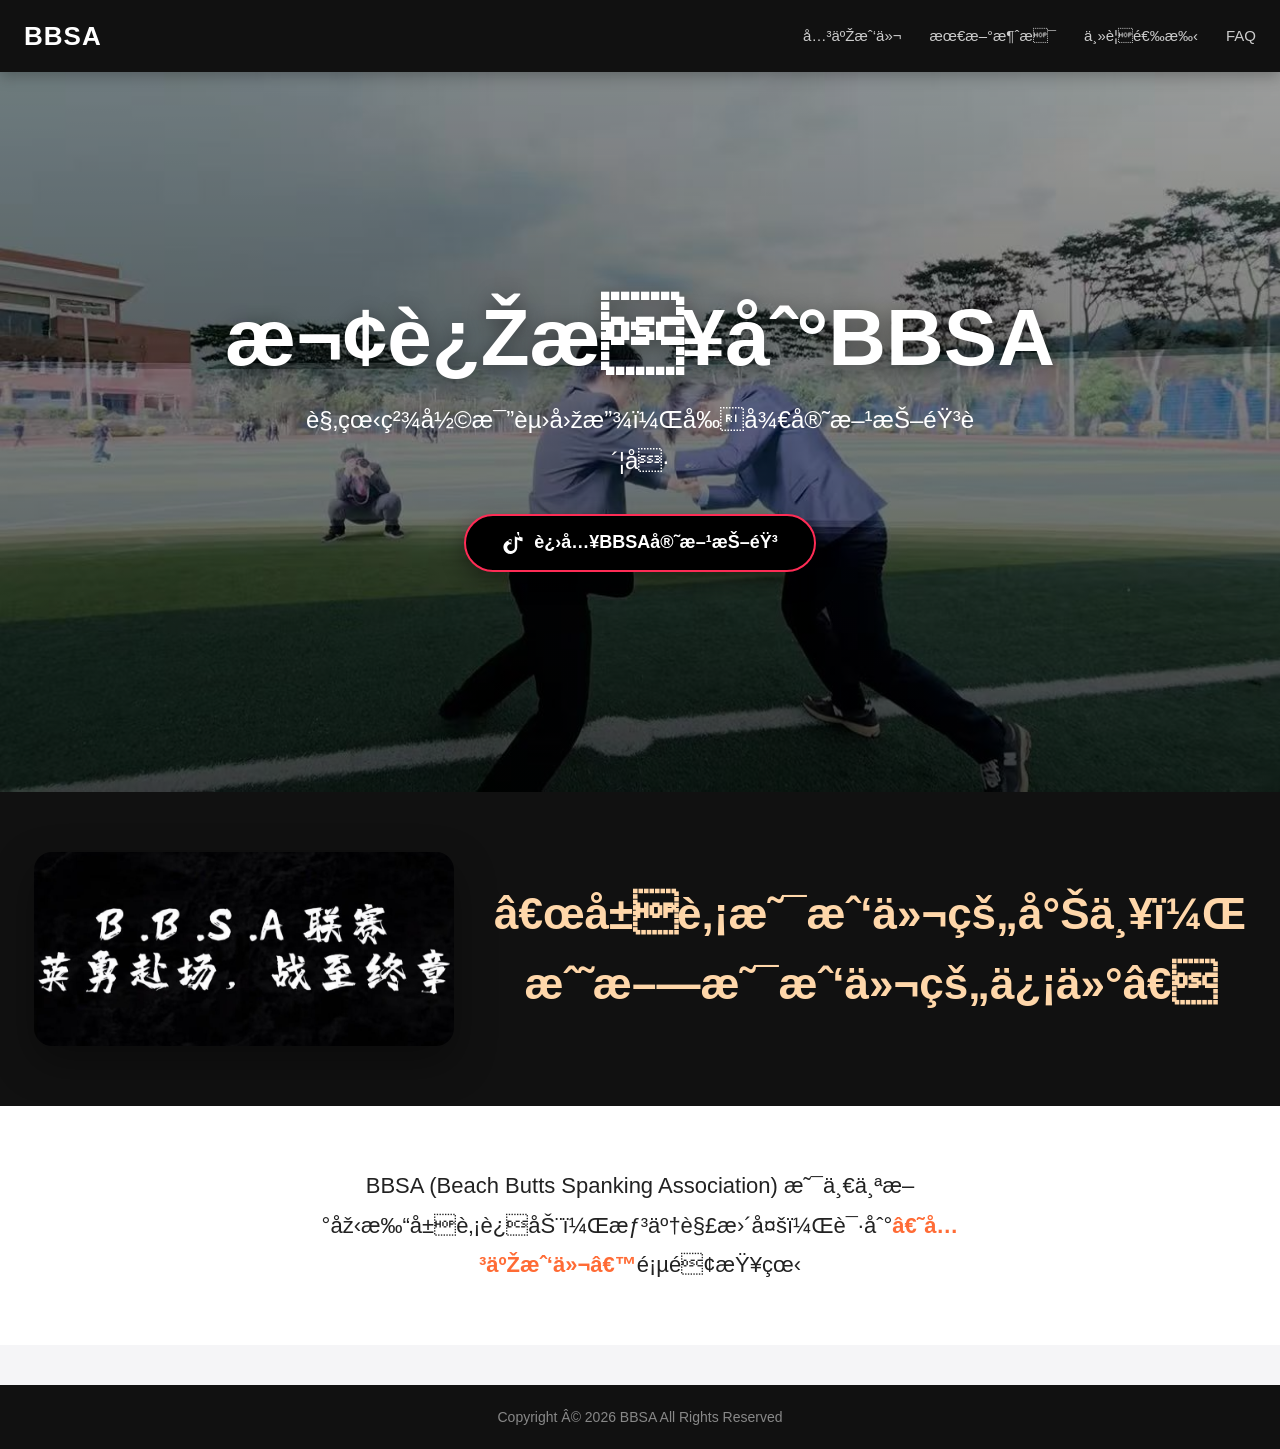
<file: index.html>
<!DOCTYPE html>
<html lang="zh‑Hants">
<head>
    <meta charset="UTF‑8">
    <meta name="viewport" content="width=device‑width, initial‑scale=1.0">
    <title>BBSA</title>
    <link rel="stylesheet" href="css/global.css">
    <link rel="stylesheet" href="css/style.css">
</head>
<body>
    <header class="site-header">
        <a href="index.html" class="logo">BBSA </a>
        <nav>
            <ul>
                <li><a href="about_us.html">关于我们</a></li>
                <li><a href="news.html">最新消息</a></li>
                <li><a href="candidate.html">主要选手</a></li>
                <li><a href="faq.html">FAQ</a></li>
            </ul>
        </nav>
    </header>

    <main>
    <section class="welcome">
    <h2>欢迎来到BBSA</h2>
    <p>观看精彩比赛回放，前往官方抖音账号</p>
    <a href="https://www.douyin.com/user/MS4wLjABAAAA2RzLc6np1IYtdWImUWP3WMnd0KTng4t94TkCcsCgULG1THLrDW8ZELaDZhdgAVwy?from_tab_name=main" target="_blank" rel="noopener noreferrer" class="douyin-btn">
        <svg width="22" height="22" viewBox="0 0 24 24" fill="currentColor">
            <path d="M12.525.02c1.31-.02 2.61-.01 3.91-.02.08 1.53.63 3.09 1.75 4.17 1.12 1.11 2.7 1.62 4.24 1.79v4.03c-1.44-.05-2.89-.35-4.2-.97-.57-.26-1.1-.59-1.62-.93-.01 2.92.01 5.84-.02 8.75-.08 1.4-.54 2.79-1.35 3.94-1.31 1.92-3.58 3.17-5.91 3.21-1.43.08-2.86-.31-4.08-1.03-2.02-1.19-3.44-3.37-3.65-5.71-.02-.5-.03-1-.01-1.49.18-1.9 1.12-3.72 2.58-4.96 1.66-1.44 3.98-2.13 6.15-1.72.02 1.48-.04 2.96-.04 4.44-.99-.32-2.15-.23-3.02.37-.63.41-1.11 1.04-1.36 1.75-.21.51-.15 1.07-.14 1.61.24 1.4 1.32 2.63 2.5 3.13 1.42.51 3 .35 4.01-.35 1.1-.72 1.72-2.04 1.72-3.26.01-4.09-.01-8.18-.02-12.27 1.42.9 3.01 1.53 4.69 1.76V.03c-1.52 0-3.04.01-4.56-.02-.96-.02-1.83-.42-2.53-1.04-.26-.22-.49-.47-.67-.76zM9 7.5c-1.1 0-2 .9-2 2s.9 2 2 2 2-.9 2-2-.9-2-2-2z"/>
        </svg>
        进入BBSA官方抖音
    </a>
    </section>


        <section class="slogan">
            <img src="images/slogan.jpg" alt="BBSA Slogan">
            <p><strong>“屁股是我们的尊严，<br>战斗是我们的信仰”</strong></p>
        </section>

        <section class="introduction">
            <p>BBSA (Beach Butts Spanking Association) 是一个新型打屁股运动，想了解更多，请到<a href="about_us.html">‘关于我们’</a>页面查看</p>
        </section>
    </main>

    <footer class="site-footer">
        <p>Copyright © 2026 BBSA All Rights Reserved</p>
    </footer>
</body>
</html>
</file>
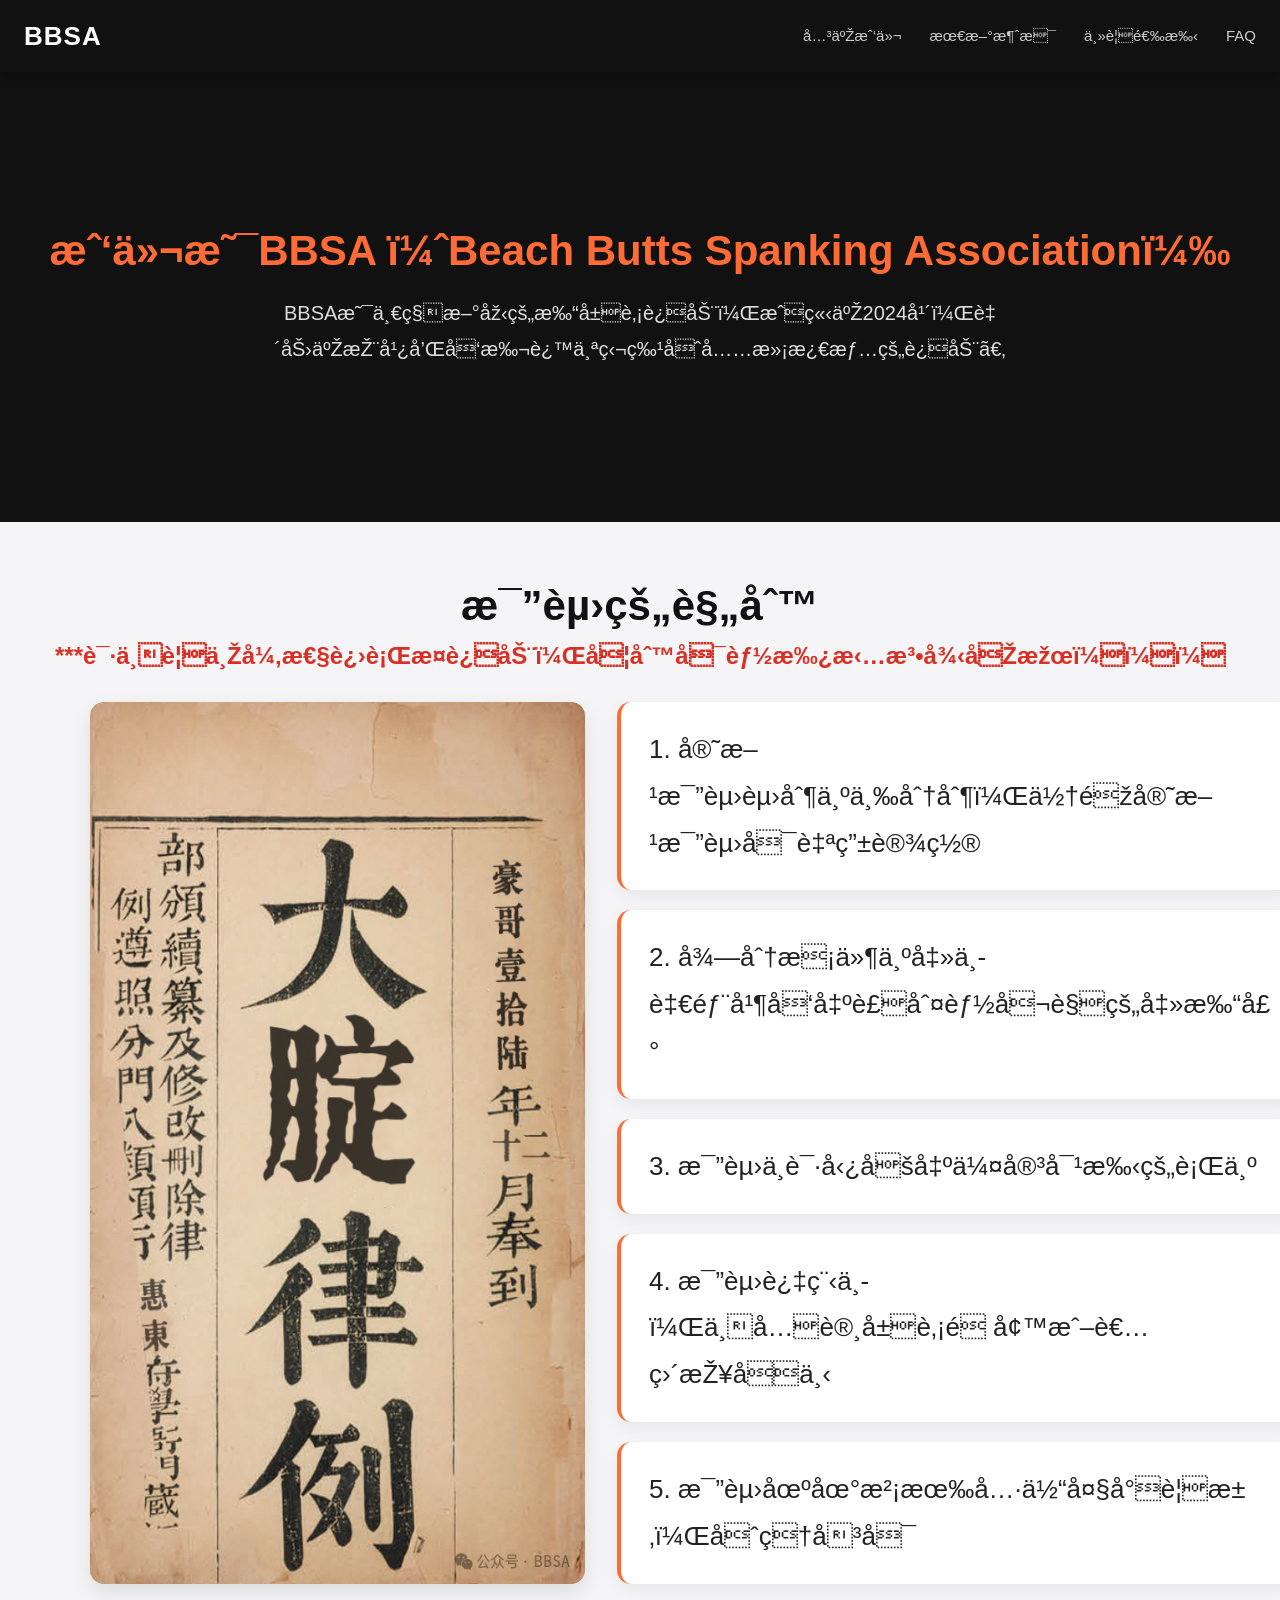
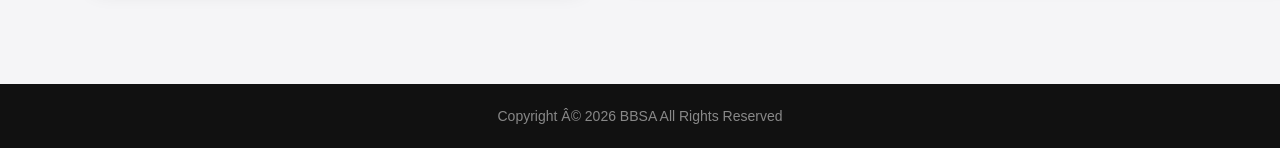
<file: about_us.html>
<!DOCTYPE html>
<html lang="zh‑Hants">
<head>
    <meta charset="UTF‑8">
    <meta name="viewport" content="width=device‑width, initial‑scale=1.0">
    <title>关于我们</title>
    <link rel="stylesheet" href="css/global.css">
    <link rel="stylesheet" href="css/about_us.css">
</head>
<body>
    <header class="site-header">
        <a href="index.html" class="logo">BBSA </a>
        <nav>
            <ul>
                <li><a href="about_us.html">关于我们</a></li>
                <li><a href="news.html">最新消息</a></li>
                <li><a href="candidate.html">主要选手</a></li>
                <li><a href="faq.html">FAQ</a></li>
            </ul>
        </nav>
    </header>

    <main>
        <section class="us">
            <h2>我们是BBSA （Beach Butts Spanking Association） </h2>
            <p>BBSA是一种新型的打屁股运动，成立于2024年，致力于推广和发扬这个独特又充满激情的运动。</p>
        </section>

        <section class="rules">
        <h1>比赛的规则</h1>
        <h2>***请不要与异性进行此运动，否则可能承担法律后果！！！</h2>
        <div class="rules-wrap">
        <img src="images/rules.png" alt="比赛规则图示">
        <div class="rule-list">
            <p>1. 官方比赛赛制为三分制，但非官方比赛可自由设置</p>
            <p>2. 得分条件为击中臀部并发出裁判能听见的击打声</p>
            <p>3. 比赛中请勿做出伤害对手的行为</p>
            <p>4. 比赛过程中，不允许屁股靠墙或者直接坐下</p>
            <p>5. 比赛场地没有具体大小要求，合理即可</p>
        </div>
        </div>
</section>

    </main>

    <footer class="site-footer">
        <p>Copyright © 2026 BBSA All Rights Reserved</p>
    </footer>
</body>
</html>
</file>
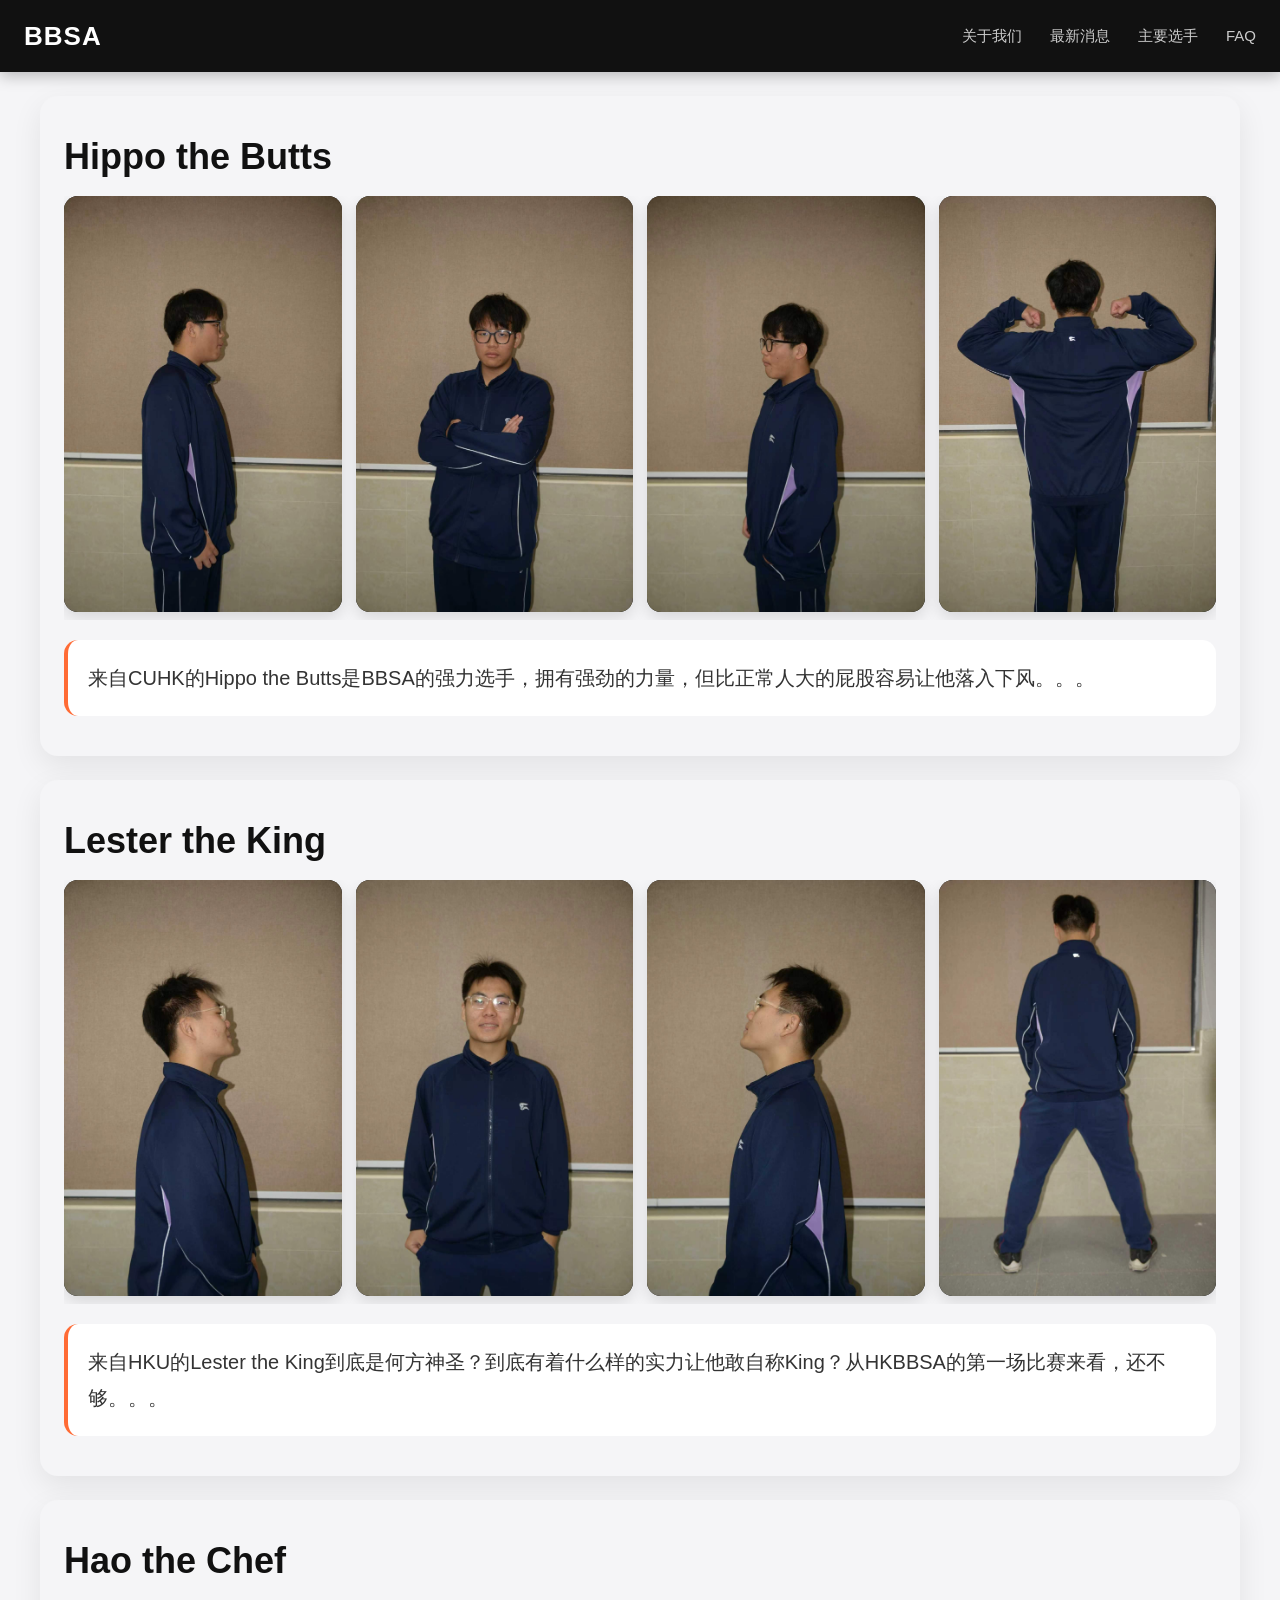
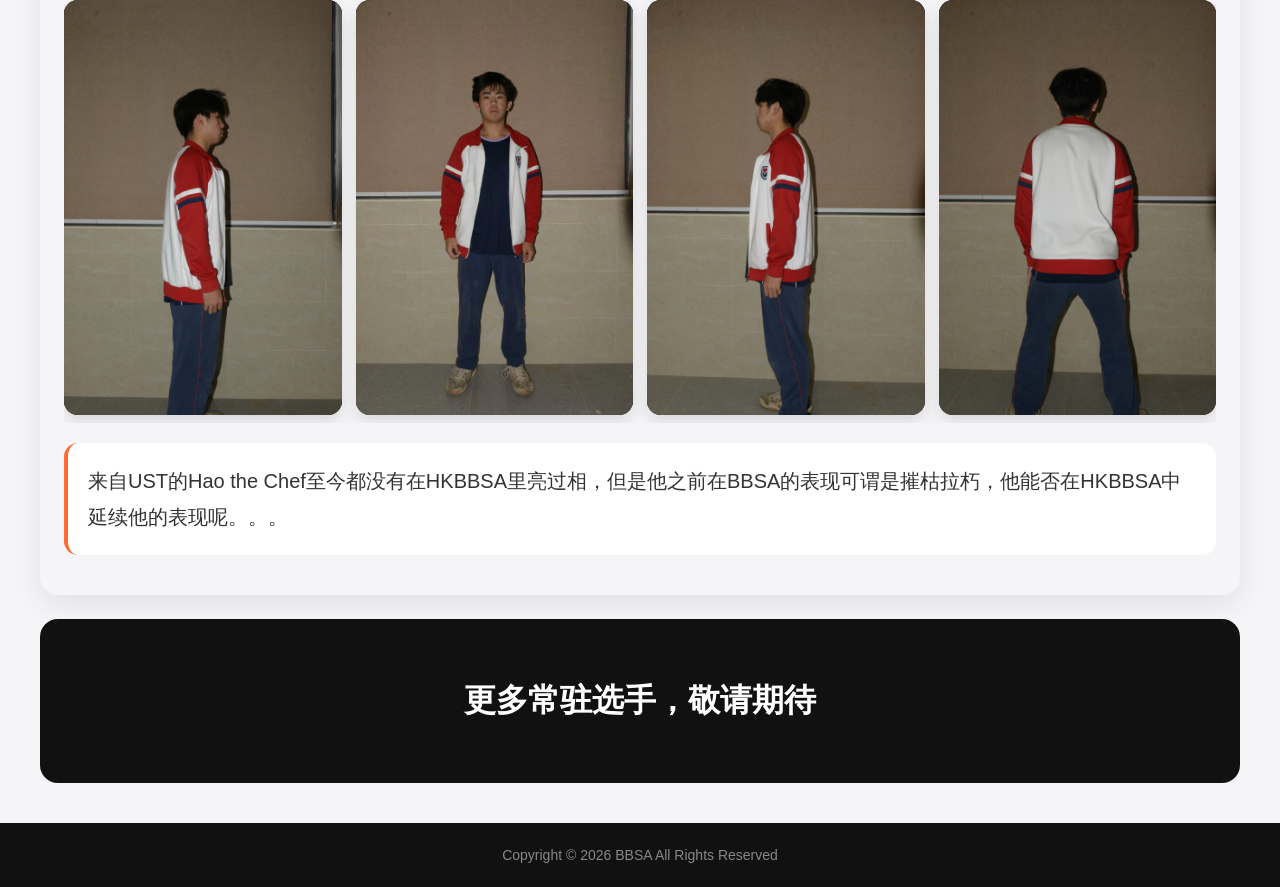
<file: candidate.html>
<!DOCTYPE html>
<html lang="zh-Hants">
<head>
    <meta charset="UTF-8">
    <meta name="viewport" content="width=device-width, initial-scale=1.0">
    <title>主要选手</title>
    <link rel="stylesheet" href="css/global.css">
    <link rel="stylesheet" href="css/candidate.css">
</head>
<body>
    <header class="site-header">
        <a href="index.html" class="logo">BBSA </a>
        <nav>
            <ul>
                <li><a href="about_us.html">关于我们</a></li>
                <li><a href="news.html">最新消息</a></li>
                <li><a href="candidate.html">主要选手</a></li>
                <li><a href="faq.html">FAQ</a></li>
            </ul>
        </nav>
    </header>

    <main>
        <section class="candidate1">
            <h2>Hippo the Butts</h2>
            <div class="candidate1img">
                <img src="images/nicholas/right1.jpg" alt="Hippo right">
                <img src="images/nicholas/front2.jpg" alt="Hippo front">
                <img src="images/nicholas/left2.jpg" alt="Hippo left">
                <img src="images/nicholas/back2.jpg" alt="Hippo back">
            </div>
            <p>来自CUHK的Hippo the Butts是BBSA的强力选手，拥有强劲的力量，但比正常人大的屁股容易让他落入下风。。。</p>
        </section>

        <section class="candidate2">
            <h2>Lester the King</h2>
            <div class="candidate2img">
                <img src="images/lester/right1.jpg" alt="Lester right">
                <img src="images/lester/front2.jpg" alt="Lester front">
                <img src="images/lester/left2.jpg" alt="Lester left">
                <img src="images/lester/back1.jpg" alt="Lester back">
            </div>
            <p>来自HKU的Lester the King到底是何方神圣？到底有着什么样的实力让他敢自称King？从HKBBSA的第一场比赛来看，还不够。。。</p>
        </section>

        <section class="candidate3">
            <h2>Hao the Chef</h2>
            <div class="candidate3img">
                <img src="images/evan/right1.jpg" alt="Evan right">
                <img src="images/evan/front1.jpg" alt="Evan front">
                <img src="images/evan/left2.jpg" alt="Evan left">
                <img src="images/evan/back1.jpg" alt="Evan back">
            </div>
            <p>来自UST的Hao the Chef至今都没有在HKBBSA里亮过相，但是他之前在BBSA的表现可谓是摧枯拉朽，他能否在HKBBSA中延续他的表现呢。。。</p>
        </section>

        <section class="more">
            <h2>更多常驻选手，敬请期待</h2>
        </section>
    </main>

    <footer class="site-footer">
        <p>Copyright © 2026 BBSA All Rights Reserved</p>
    </footer>
</body>
</html>
</file>
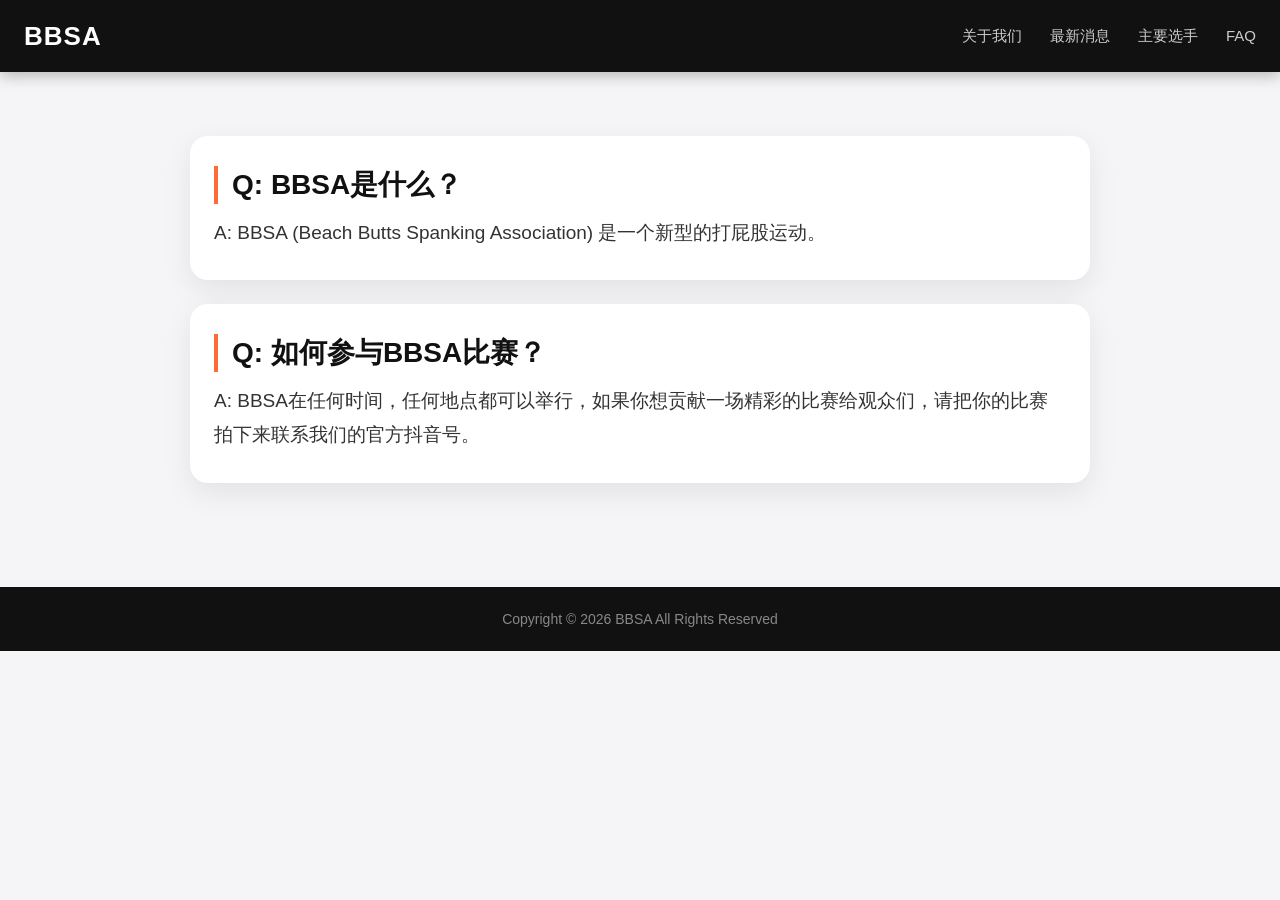
<file: faq.html>
<!DOCTYPE html>
<html lang="zh-Hants">
<head>
    <meta charset="UTF-8">
    <meta name="viewport" content="width=device-width, initial-scale=1.0">
    <title>FAQ</title>
    <link rel="stylesheet" href="css/global.css">
    <link rel="stylesheet" href="css/faq.css">
</head>
<body>
    <header class="site-header">
        <a href="index.html" class="logo">BBSA </a>
        <nav>
            <ul>
                <li><a href="about_us.html">关于我们</a></li>
                <li><a href="news.html">最新消息</a></li>
                <li><a href="candidate.html">主要选手</a></li>
                <li><a href="faq.html">FAQ</a></li>
            </ul>
        </nav>
    </header>

    <main>
        <section class="faq-item">
            <h2>Q: BBSA是什么？</h2>
            <p>A: BBSA (Beach Butts Spanking Association) 是一个新型的打屁股运动。</p>
        </section>
        <section class="faq-item">
            <h2>Q: 如何参与BBSA比赛？</h2>
            <p>A: BBSA在任何时间，任何地点都可以举行，如果你想贡献一场精彩的比赛给观众们，请把你的比赛拍下来联系我们的官方抖音号。</p>
        </section>
    </main>

    <footer class="site-footer">
        <p>Copyright © 2026 BBSA All Rights Reserved</p>
    </footer>
</body>
</html>
</file>
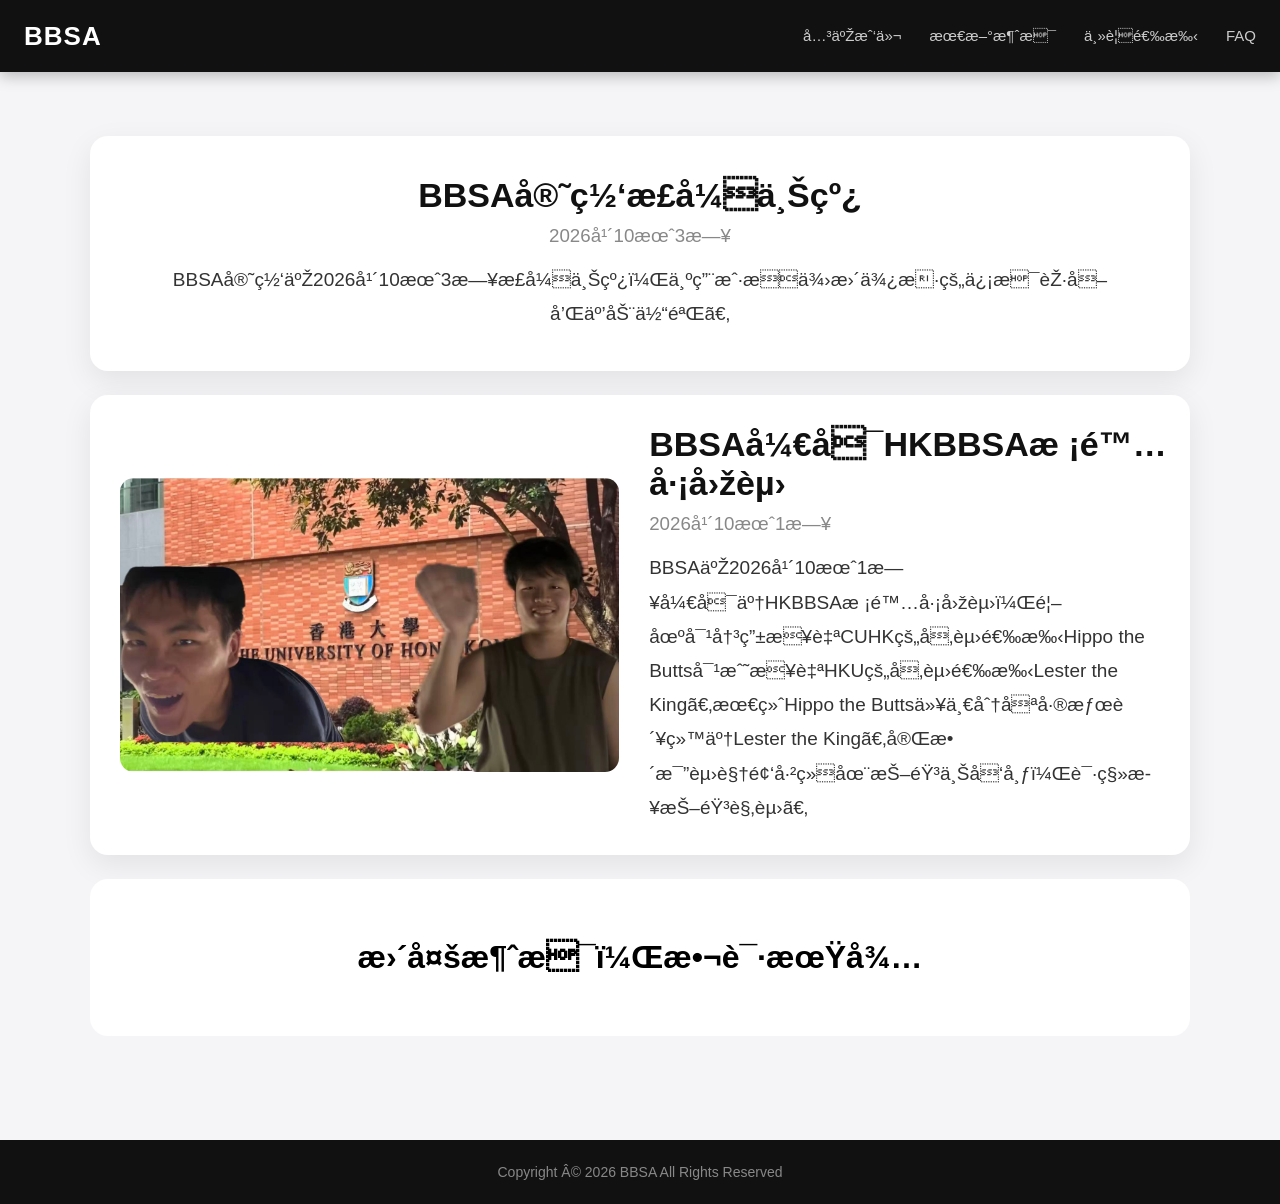
<file: news.html>
<!DOCTYPE html>
<html lang="zh‑Hants">
<head>
    <meta charset="UTF‑8">
    <meta name="viewport" content="width=device‑width, initial‑scale=1.0">
    <title>最新消息</title>
    <link rel="stylesheet" href="css/global.css">
    <link rel="stylesheet" href="css/news.css">
</head>
<body>
    <header class="site-header">
        <a href="index.html" class="logo">BBSA </a>
        <nav>
            <ul>
                <li><a href="about_us.html">关于我们</a></li>
                <li><a href="news.html">最新消息</a></li>
                <li><a href="candidate.html">主要选手</a></li>
                <li><a href="faq.html">FAQ</a></li>
            </ul>
        </nav>
    </header>

    <main>
        <section class="news1">
            <h2><strong>BBSA官网正式上线</strong></h2>
            <h3>2026年10月3日</h3>
            <p>BBSA官网于2026年10月3日正式上线，为用户提供更便捷的信息获取和互动体验。</p>
        </section>

        <section class="news2">
            <img src="images/news2.jpg" alt="比赛新闻图">
            <div class="news2word">
                <h2><strong>BBSA开启HKBBSA校际巡回赛</strong></h2>
                <h3>2026年10月1日</h3>
                <p>BBSA于2026年10月1日开启了HKBBSA校际巡回赛，首场对决由来自CUHK的参赛选手Hippo the Butts对战来自HKU的参赛选手Lester the King。最终Hippo the Butts以一分只差惜败给了Lester the King。完整比赛视频已经在抖音上发布，请移步抖音观赛。</p>
            </div>
        </section>

        <section class="upcomming">
            <h2>更多消息，敬请期待</h2>
        </section>
    </main>

    <footer class="site-footer">
        <p>Copyright © 2026 BBSA All Rights Reserved</p>
    </footer>
</body>
</html>
</file>
<file: css/global.css>
* {
    margin: 0;
    padding: 0;
    box-sizing: border-box;
}

html {
    scroll-behavior: smooth;
    font-family: -apple-system, BlinkMacSystemFont, "Segoe UI", Roboto, "Helvetica Neue", Arial, sans-serif;
}

body {
    background-color: #f5f5f7;
    color: #222;
}

ul {
    list-style: none;
}

a {
    text-decoration: none;
    color: inherit;
    transition: all 0.25s ease;
}

img {
    max-width: 100%;
    display: block;
}

/* 顶部导航 */
.site-header {
    background-color: #111;
    box-shadow: 0 4px 14px rgba(0, 0, 0, 0.25);
    position: sticky;
    top: 0;
    z-index: 999;
    height: 72px;
    padding: 0 24px;
    display: flex;
    align-items: center;
    justify-content: space-between;
}

.site-header .logo {
    font-size: 26px;
    font-weight: 800;
    color: #fff;
    letter-spacing: 1px;
}

.site-header .logo span {
    color: #ff6b35;
}

.site-header nav ul {
    display: flex;
    gap: 28px;
}

.site-header nav a {
    color: #ccc;
    font-size: 15px;
    font-weight: 500;
}

.site-header nav a:hover {
    color: #ff6b35;
}

/* 页脚 */
.site-footer {
    background-color: #111;
    color: #888;
    text-align: center;
    padding: 24px;
    font-size: 14px;
    margin-top: 40px;
}

/* 通用容器 */
.container {
    max-width: 1200px;
    margin: 0 auto;
    padding: 0 24px;
}

/* 移动端导航 */
@media (max-width: 768px) {
    .site-header {
        height: auto;
        flex-direction: column;
        padding: 16px;
        gap: 12px;
    }

    .site-header nav ul {
        flex-wrap: wrap;
        justify-content: center;
        gap: 14px;
    }
}
</file>
<file: css/style.css>
/* 首页英雄区 */
.welcome {
    min-height: 80vh;
    background-image: url(../images/background1.jpg);
    background-size: cover;
    background-position: center;
    background-repeat: no-repeat;
    display: flex;
    flex-direction: column;
    justify-content: center;
    align-items: center;
    text-align: center;
    padding: 40px 24px;
    position: relative;
}

.welcome::before {
    content: "";
    position: absolute;
    inset: 0;
    background: linear-gradient(180deg, rgba(0,0,0,0.35), rgba(0,0,0,0.65));
}

.welcome h2,
.welcome p,
.welcome .douyin-btn {
    position: relative;
    z-index: 1;
    color: #fff;
}

.welcome h2 {
    font-size: clamp(40px, 9vw, 80px);
    font-weight: 800;
    text-shadow: 0 4px 20px rgba(0, 0, 0, 0.45);
    margin-bottom: 16px;
}

.welcome p {
    font-size: clamp(18px, 3vw, 24px);
    max-width: 700px;
    line-height: 1.7;
    margin-bottom:32px;
}

/* 抖音美化按钮 */
.douyin-btn {
    display: inline-flex;
    align-items: center;
    gap:10px;
    background-color: #000000;
    color:#ffffff;
    padding:16px 36px;
    border-radius: 999px;
    font-size:18px;
    font-weight: 600;
    box-shadow: 0 8px 22px rgba(0,0,0,0.4);
    transition: all 0.25s ease;
    border:2px solid #fe2c55;
}

.douyin-btn:hover{
    transform: translateY(-4px);
    box-shadow: 0 12px 30px rgba(254, 44, 85, 0.45);
    background-color:#111111;
}

.douyin-btn:active{
    transform: translateY(1px);
}

/* 标语区 */
.slogan {
    background-color: #111;
    color: #fff;
    display: flex;
    flex-wrap: wrap;
    gap: 40px;
    align-items: center;
    justify-content: center;
    padding: 60px 24px;
}

.slogan img {
    width: 420px;
    max-width: 90%;
    border-radius: 18px;
    box-shadow: 0 16px 40px rgba(0, 0, 0, 0.35);
}

.slogan p {
    font-size: clamp(24px, 5vw, 44px);
    font-weight: 700;
    line-height: 1.6;
    text-align: center;
    color: #ffd7aa;
}

/* 简介区 */
.introduction {
    background-color: #fff;
    color: #222;
    padding: 60px 24px;
    text-align: center;
}

.introduction p {
    max-width: 820px;
    margin: 0 auto;
    font-size: clamp(18px, 2vw, 22px);
    line-height: 1.8;
}

.introduction a {
    color: #ff6b35;
    font-weight: 700;
}

.introduction a:hover {
    text-decoration: underline;
}

@media (max-width: 768px) {
    .slogan {
        flex-direction: column;
    }
    .douyin-btn{
        padding:14px 26px;
        font-size:16px;
    }
}
</file>
<file: css/about_us.css>
/* 关于我们介绍 */
.us {
    background-color: #111;
    color: #fff;
    min-height: 50vh;
    display: flex;
    flex-direction: column;
    justify-content: center;
    align-items: center;
    text-align: center;
    padding: 60px 24px;
}

.us h2 {
    font-size: clamp(26px, 5vw, 42px);
    margin-bottom: 20px;
    color: #ff6b35;
}

.us p {
    font-size: clamp(17px, 2vw, 20px);
    max-width: 820px;
    line-height: 1.8;
    color: #ddd;
}

/* 规则区 */
.rules {
    background-color: #f5f5f7;
    color: #222;
    padding: 60px 24px;
}

.rules h1 {
    text-align: center;
    font-size: clamp(28px, 5vw, 42px);
    margin-bottom: 12px;
    color: #111;
}

.rules h2 {
    text-align: center;
    color: #d93025;
    font-size: clamp(18px, 2vw, 24px);
    margin-bottom: 32px;
}

/* 图文外层容器，图片+文字并排 */
.rules-wrap {
    max-width: 1100px;
    margin: 0 auto;
    display: flex;
    gap: 32px;
    align-items: flex‑start;
}

.rules-wrap img {
    width: 45%;
    border-radius:14px;
    box-shadow: 0 8px 20px rgba(0,0,0,0.1);
}

.rule-list {
    width: 55%;
    display: grid;
    gap: 20px;
}

/* ==========放大规则字体========== */
.rule-list p {
    background-color: #fff;
    padding: 24px 28px;
    border-radius: 14px;
    font-size: clamp(20px, 3vw, 26px);
    line-height: 1.8;
    box-shadow: 0 6px 16px rgba(0, 0, 0, 0.06);
    border-left: 4px solid #ff6b35;
}

/* 手机端：图片在上，文字在下 */
@media (max-width:768px){
    .rules-wrap{
        flex-direction:column;
    }
    .rules-wrap img,
    .rule-list{
        width:100%;
    }
}
</file>
<file: css/candidate.css>
/* 选手页整体 */
.candidate1,
.candidate2,
.candidate3 {
    background-color: #f5f5f7;
    color: #222;
    padding: 40px 24px;
    border-radius: 18px;
    margin: 24px auto;
    max-width: 1200px;
    box-shadow: 0 10px 30px rgba(0, 0, 0, 0.08);
}

/* 选手标题 */
.candidate1 h2,
.candidate2 h2,
.candidate3 h2 {
    font-size: clamp(24px, 4vw, 36px);
    margin-bottom: 18px;
    color: #111;
    font-weight: 700;
}

/* 图片容器：一行铺开，不裁切图片 */
.candidate1img,
.candidate2img,
.candidate3img {
    display: flex;
    flex-wrap: nowrap;
    gap: 14px;
    margin-bottom: 20px;
    overflow-x: auto;
    padding-bottom: 8px;
}

/* 图片不裁切：保持原比例 */
.candidate1img img,
.candidate2img img,
.candidate3img img {
    flex: 1 1 0;
    min-width: 160px;
    width: 0;
    height: auto;
    object-fit: contain;
    display: block;
    border-radius: 14px;
    background-color: #000;
    box-shadow: 0 6px 16px rgba(0, 0, 0, 0.12);
    transition: transform 0.3s ease, box-shadow 0.3s ease;
}

/* hover 效果 */
.candidate1img img:hover,
.candidate2img img:hover,
.candidate3img img:hover {
    transform: scale(1.03);
    box-shadow: 0 10px 24px rgba(0, 0, 0, 0.2);
}

/* 选手介绍文字 */
.candidate1 p,
.candidate2 p,
.candidate3 p {
    font-size: clamp(16px, 2vw, 20px);
    line-height: 1.8;
    color: #333;
    background-color: #fff;
    padding: 20px;
    border-radius: 14px;
    border-left: 4px solid #ff6b35;
}

/* 更多选手区域 */
.more {
    background-color: #111;
    color: #fff;
    text-align: center;
    padding: 60px 24px;
    border-radius: 18px;
    margin: 24px auto;
    max-width: 1200px;
}

.more h2 {
    font-size: clamp(22px, 4vw, 32px);
}

/* 手机端：图片可以横向滚动，不再挤成一团 */
@media (max-width: 768px) {
    .candidate1img,
    .candidate2img,
    .candidate3img {
        flex-wrap: nowrap;
        overflow-x: auto;
    }

    .candidate1img img,
    .candidate2img img,
    .candidate3img img {
        flex: 0 0 auto;
        width: 70%;
        min-width: 240px;
        max-width: 320px;
    }
}
</file>
<file: css/faq.css>
main {
    padding: 40px 0;
}

.faq-item {
    background-color: #fff;
    border-radius: 18px;
    box-shadow: 0 10px 30px rgba(0, 0, 0, 0.08);
    max-width: 900px;
    margin: 24px auto;
    padding: 30px 24px;
}

.faq-item h2 {
    font-size: clamp(20px, 3vw, 28px);
    margin-bottom: 12px;
    color: #111;
    border-left: 4px solid #ff6b35;
    padding-left: 14px;
}

.faq-item p {
    font-size: clamp(16px, 2vw, 19px);
    line-height: 1.8;
    color: #333;
}
</file>
<file: css/news.css>
main {
    padding: 40px 0;
}

.news1,
.news2 {
    background-color: #fff;
    border-radius: 18px;
    box-shadow: 0 10px 30px rgba(0, 0, 0, 0.08);
    margin: 24px auto;
    max-width: 1100px;
    overflow: hidden;
}

.news1 {
    padding: 40px 24px;
    text-align: center;
}

.news1 h2,
.news2 h2 {
    font-size: clamp(22px, 4vw, 34px);
    margin-bottom: 10px;
    color: #111;
}

.news1 h3,
.news2 h3 {
    color: #888;
    font-weight: 500;
    margin-bottom: 16px;
}

.news1 p,
.news2 p {
    font-size: clamp(16px, 2vw, 19px);
    line-height: 1.8;
    color: #333;
}

.news2 {
    display: flex;
    align-items: center;
    gap: 30px;
    padding: 30px;
}

.news2 img {
    width: 48%;
    border-radius: 14px;
    object-fit: cover;
}

.news2word {
    width: 52%;
}

.upcomming {
    background-color: white;
    color: black;
    text-align: center;
    padding: 60px 24px;
    border-radius: 18px;
    margin: 24px auto;
    max-width: 1100px;
}

.upcomming h2 {
    font-size: clamp(22px, 4vw, 32px);
}

@media (max-width: 768px) {
    .news2 {
        flex-direction: column;
    }

    .news2 img,
    .news2word {
        width: 100%;
    }
}
</file>
